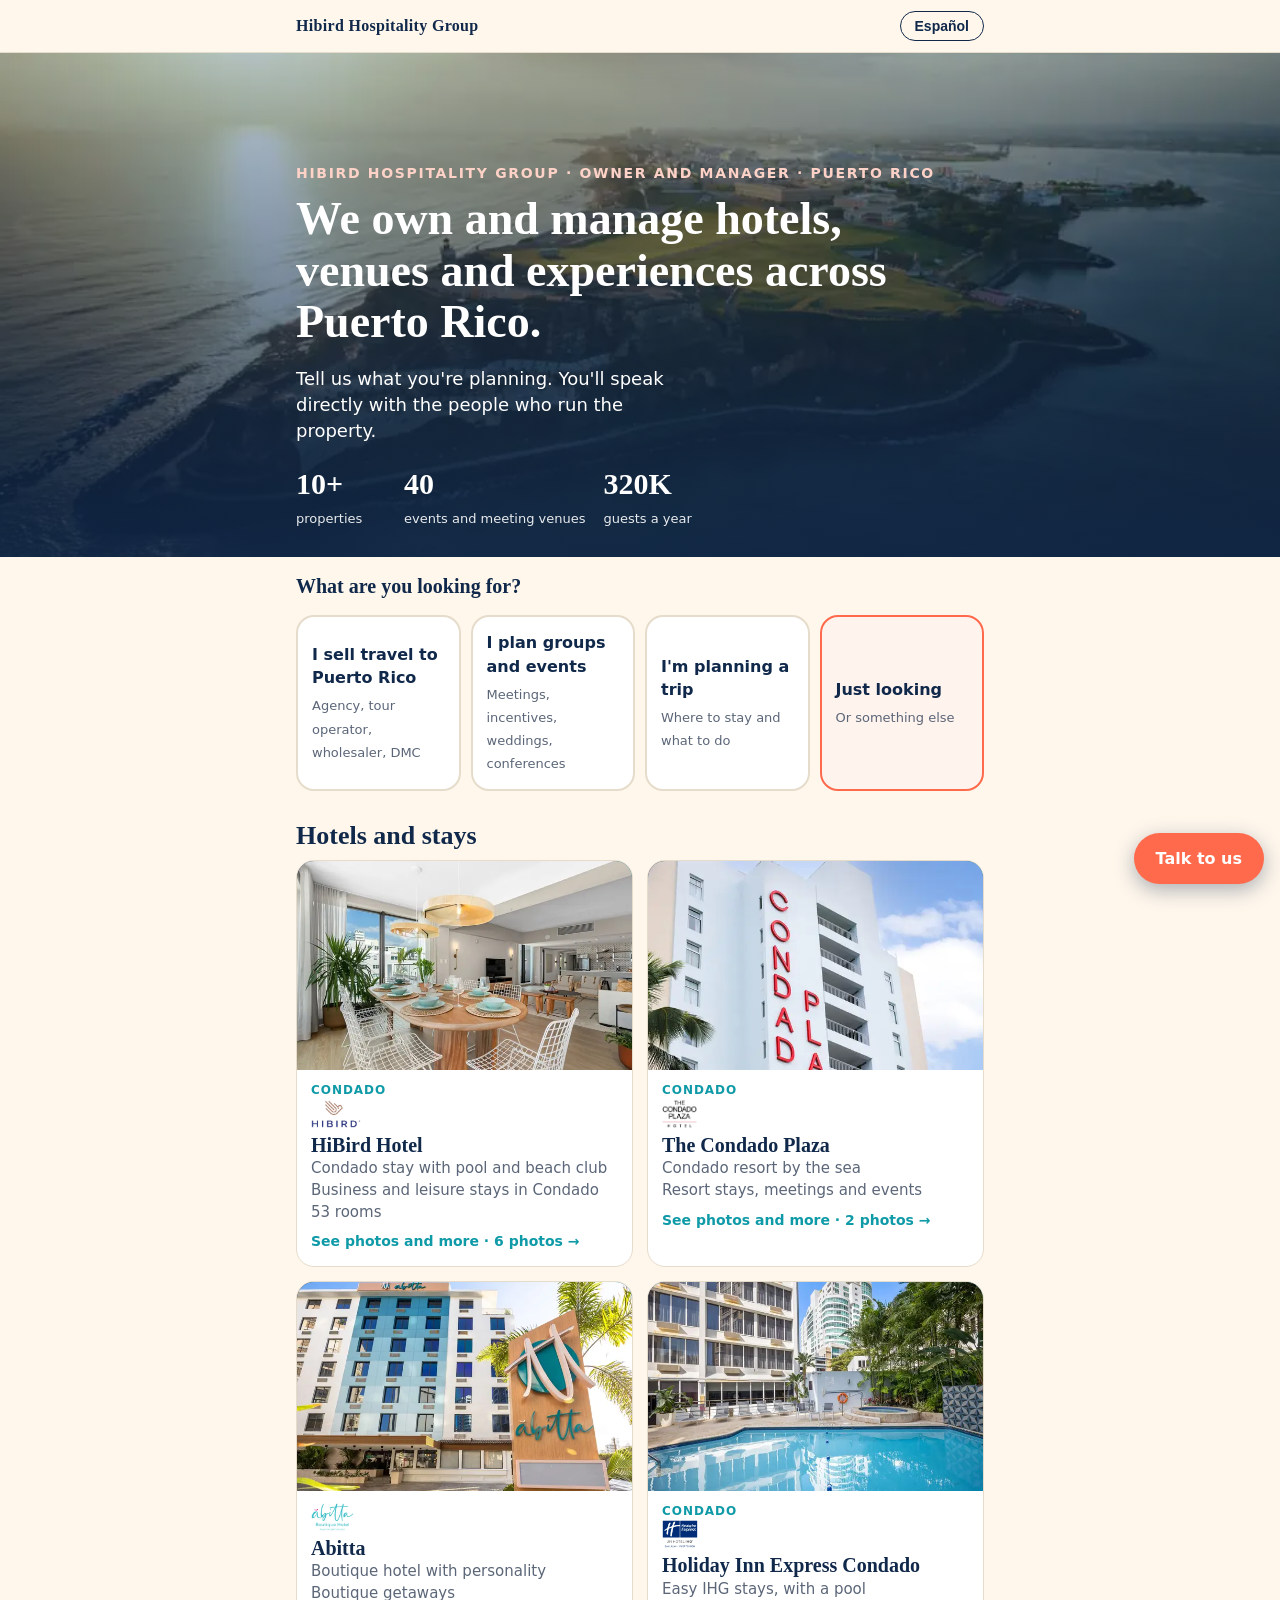
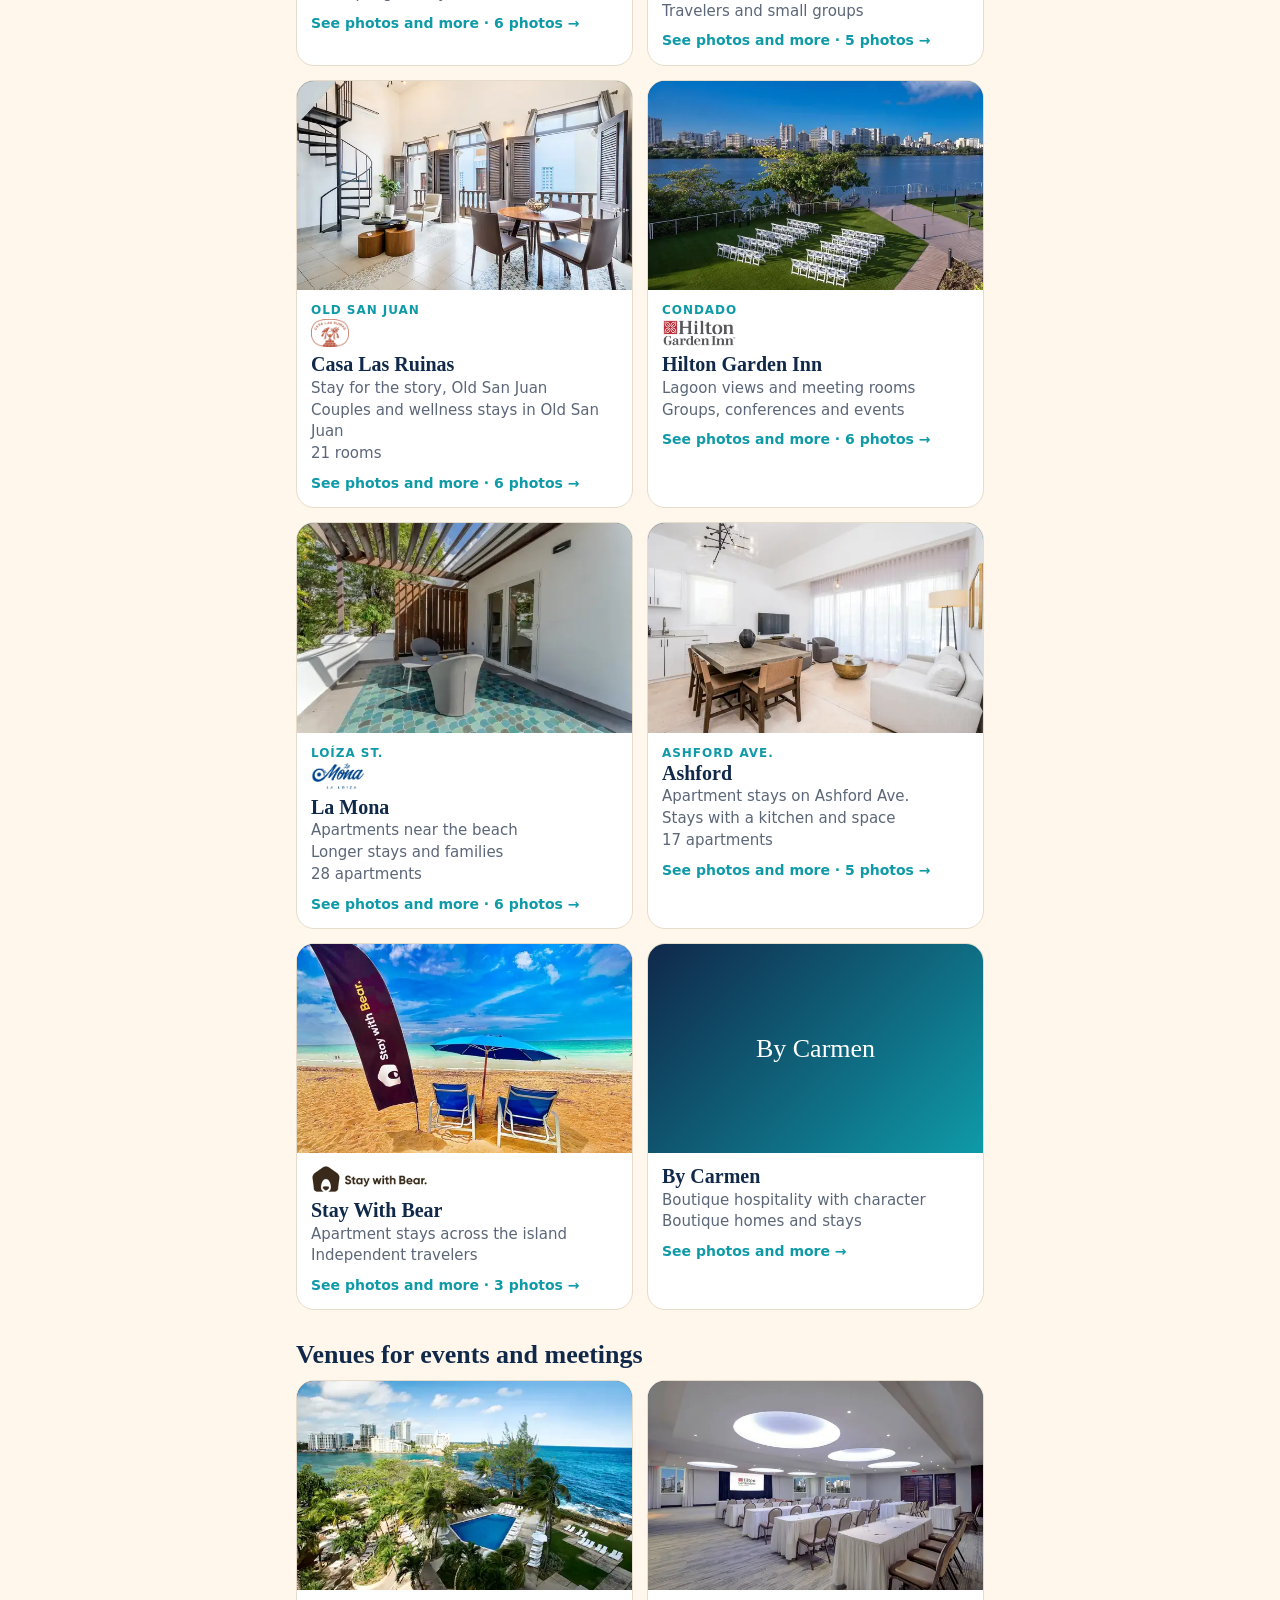
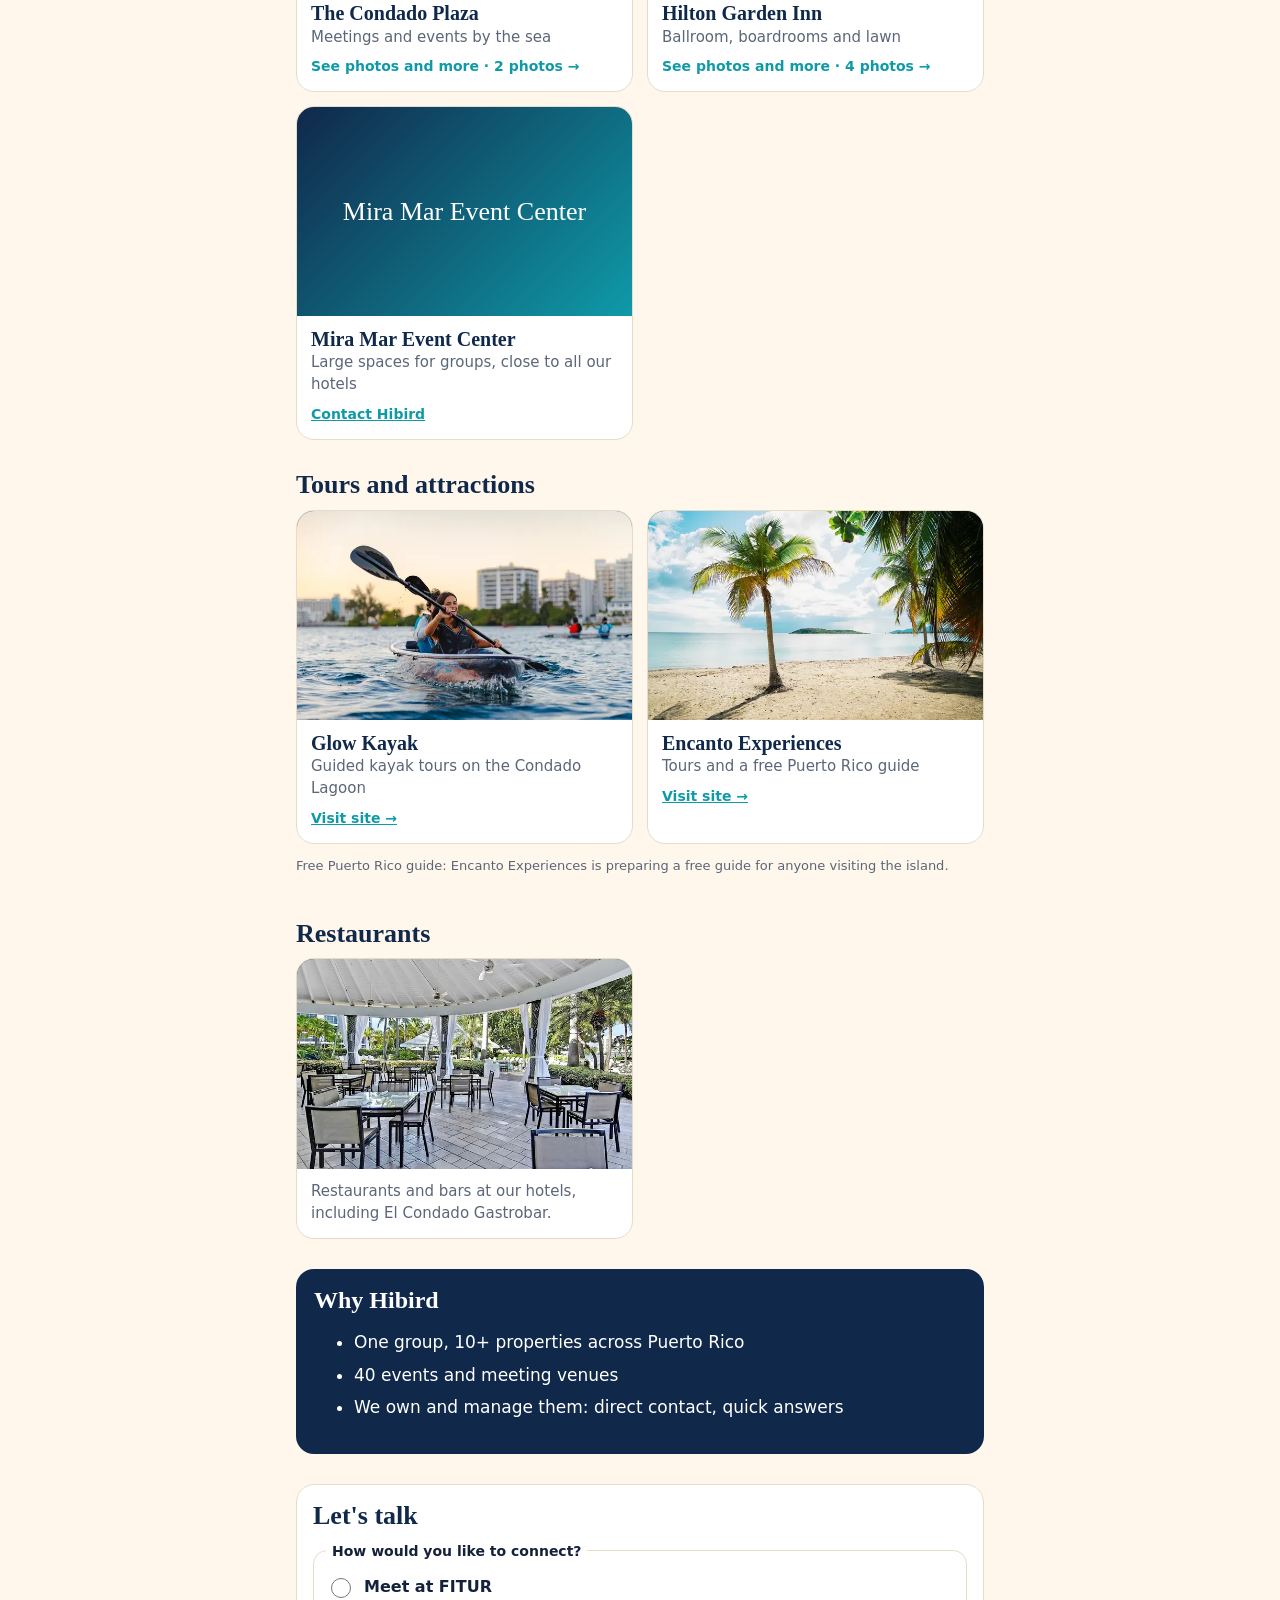
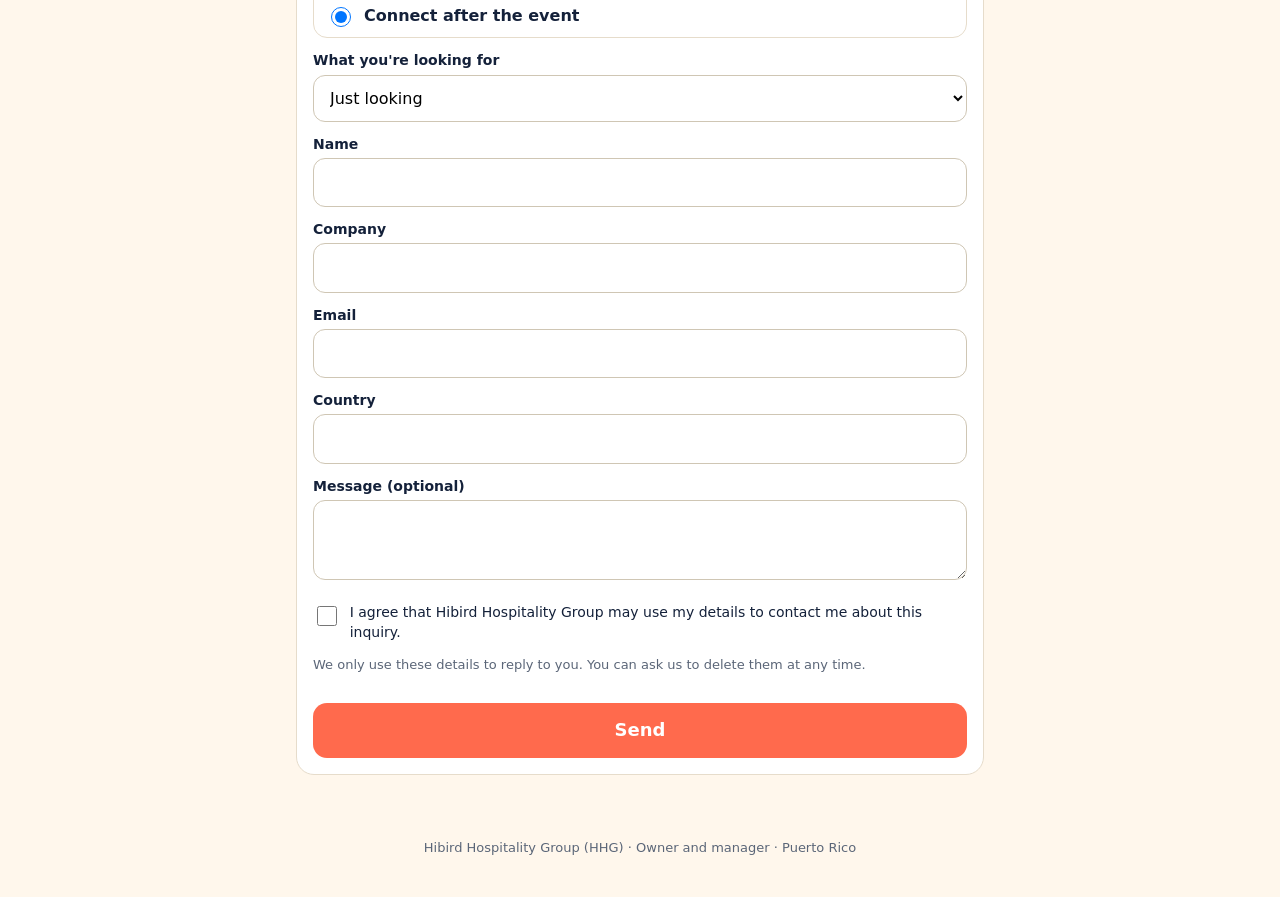
<file: index.html>
<!doctype html>
<html lang="en">
<head>
<meta charset="utf-8">
<meta name="robots" content="noindex, nofollow">
<meta name="viewport" content="width=device-width, initial-scale=1">
<title>Hibird Hospitality Group | Hotels, venues and experiences in Puerto Rico</title>
<meta name="description" content="Hibird Hospitality Group (HHG) owns and manages 10+ properties and 40 event and meeting venues across Puerto Rico.">
<meta name="theme-color" content="#10284a">
<!-- Weak signal in a crowded hall: fetch everything the first screen needs at once, not one file after another. -->
<link rel="preload" as="image" href="assets/hero.webp">
<link rel="stylesheet" href="css/base.css">
<link rel="modulepreload" href="js/page.js">
<link rel="modulepreload" href="js/content.js">
<link rel="modulepreload" href="js/i18n.js">
<link rel="modulepreload" href="js/form.js">
<link rel="modulepreload" href="js/leads.js">
<link rel="modulepreload" href="js/routing.js">
<link rel="modulepreload" href="js/config.js">
<link rel="modulepreload" href="js/detail.js">
<link rel="modulepreload" href="js/sheet.js">
</head>
<body>
<header class="bar"><div class="wrap">
  <span class="brand">Hibird Hospitality Group</span>
  <button class="lang" id="lang" type="button">Español</button>
</div></header>
<main id="app"></main>
<footer><div class="wrap" id="foot"></div></footer>
<script type="module" src="js/page.js"></script>
<script>
  // Keep a copy on the phone after the first visit, so a second look (or a bad connection) is instant.
  if ('serviceWorker' in navigator && location.protocol === 'https:') {
    window.addEventListener('load', function () { navigator.serviceWorker.register('sw.js').catch(function () {}); });
  }
</script>
</body>
</html>
</file>
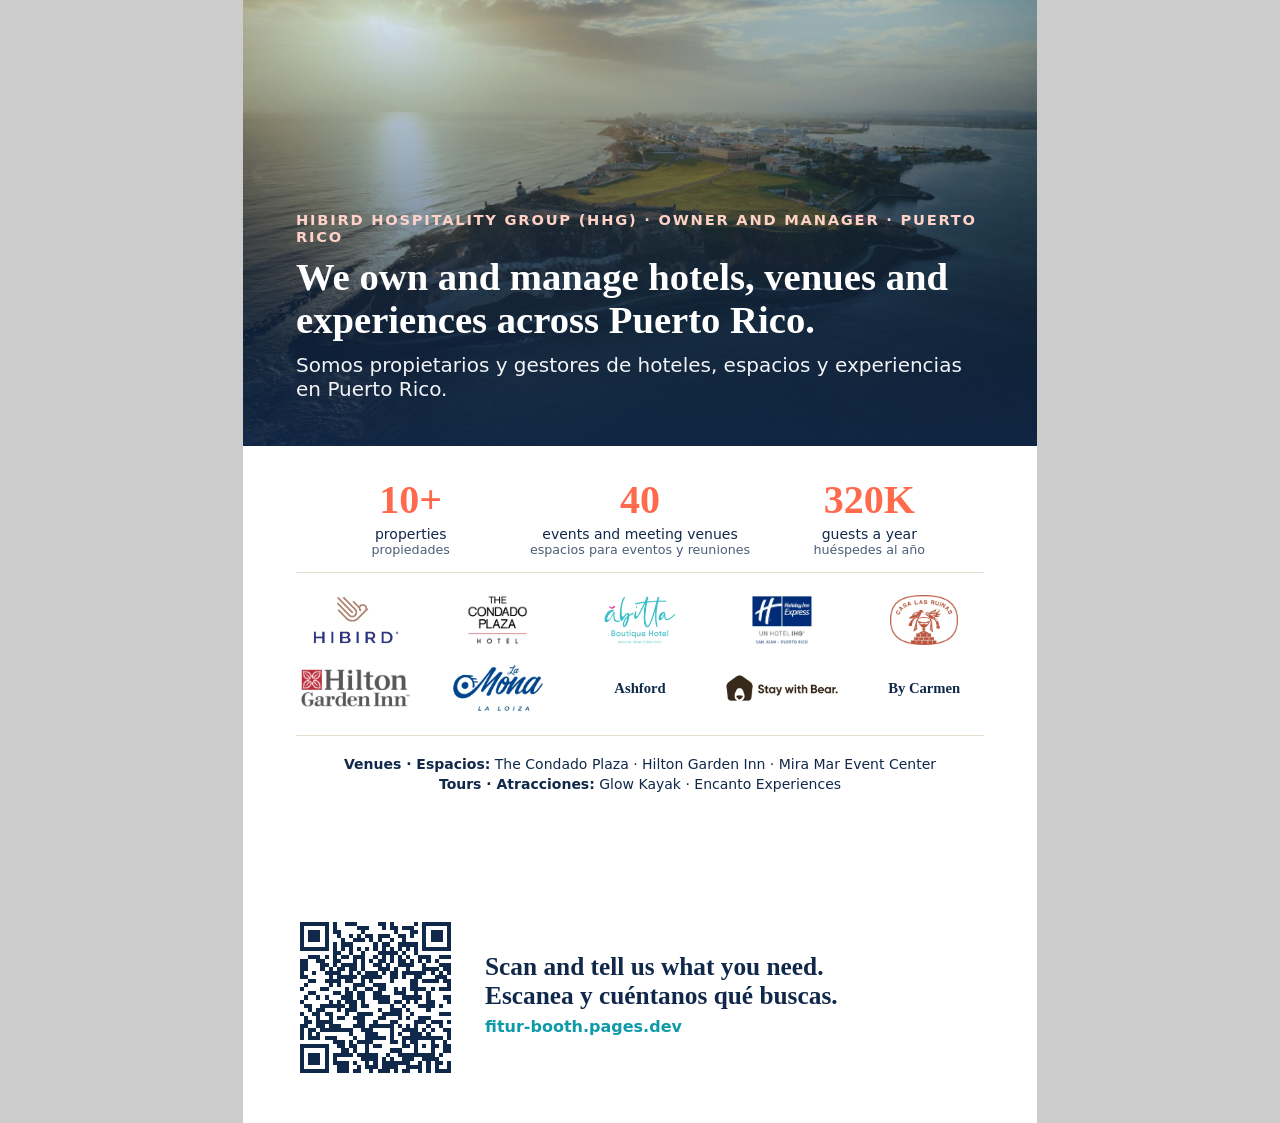
<file: flyer.html>
<!doctype html>
<html lang="en">
<head>
<meta charset="utf-8">
<meta name="robots" content="noindex, nofollow">
<meta name="viewport" content="width=device-width, initial-scale=1">
<title>Hibird Puerto Rico — Flyer FITUR 2027</title>
<style>
  @page { size: A4; margin: 0; }
  * { box-sizing: border-box; }
  body { margin: 0; background: #ccc; font-family: system-ui, -apple-system, "Segoe UI", Roboto, Helvetica, Arial, sans-serif; color: #10284a; }
  .page { width: 210mm; height: 297mm; margin: 0 auto; background: #fff; position: relative; overflow: hidden; display: flex; flex-direction: column; }
  .top { height: 118mm; background: #10284a center/cover; position: relative; color: #fff; }
  .top::before { content: ""; position: absolute; inset: 0; background: linear-gradient(180deg, rgba(16,40,74,.1), rgba(16,40,74,.88)); }
  .top .in { position: absolute; left: 14mm; right: 14mm; bottom: 12mm; }
  .bl { font-size: 11pt; font-weight: 800; letter-spacing: .12em; text-transform: uppercase; color: #ffd2c7; margin-bottom: 3mm; }
  h1 { font-family: ui-serif, Georgia, serif; font-size: 29pt; line-height: 1.1; margin: 0 0 3mm; }
  .en { font-size: 15pt; margin: 0; opacity: .95; }
  .nums { display: flex; justify-content: space-between; padding: 9mm 14mm 4mm; }
  .nums div { text-align: center; flex: 1; }
  .nums b { display: block; font-family: ui-serif, Georgia, serif; font-size: 30pt; color: #ff6a4d; line-height: 1; }
  .nums span { font-size: 10.5pt; display: block; margin-top: 1.5mm; }
  .nums i { font-style: normal; font-size: 9.5pt; opacity: .75; display: block; }
  .logos { display: grid; grid-template-columns: repeat(5, 1fr); gap: 5mm 6mm; align-items: center; justify-items: center; padding: 4mm 14mm; border-top: 1px solid #e6dccb; border-bottom: 1px solid #e6dccb; margin: 0 14mm; padding: 6mm 0; }
  .logos img { max-height: 13mm; max-width: 30mm; object-fit: contain; }
  .logos span { font-family: ui-serif, Georgia, serif; font-weight: 700; font-size: 11pt; text-align: center; }
  .also { text-align: center; font-size: 10.5pt; padding: 5mm 14mm 0; line-height: 1.4; }
  .cta { margin-top: auto; display: flex; align-items: center; gap: 8mm; padding: 8mm 14mm 12mm; }
  .cta img { width: 42mm; height: 42mm; }
  .cta p { margin: 0 0 2mm; }
  .cta .big { font-family: ui-serif, Georgia, serif; font-size: 19pt; font-weight: 700; }
  .cta .url { font-weight: 700; color: #0f9aa8; font-size: 12pt; }
  @media print { body { background: #fff; } .page { margin: 0; } }
</style>
</head>
<body>
<div class="page">
  <div class="top" style="background-image:url(assets/video/hook-poster.jpg)"><div class="in">
    <div class="bl">Hibird Hospitality Group (HHG) · Owner and manager · Puerto Rico</div>
    <h1 id="hook-es"></h1><p class="en" id="hook-en"></p>
  </div></div>
  <div class="nums" id="nums"></div>
  <div class="logos" id="logos"></div>
  <div class="also" id="also"></div>
  <div class="cta">
    <img src="assets/qr-flyer.svg" alt="QR">
    <div>
      <p class="big">Scan and tell us what you need.<br>Escanea y cuéntanos qué buscas.</p>
      <p class="url" id="url"></p>
    </div>
  </div>
</div>
<script type="module">
  import { brands, numbers, copy, venues, tours } from './js/content.js';
  import { PUBLIC_URL } from './js/config.js';
  // English is the main line, Spanish underneath.
  document.getElementById('hook-es').textContent = copy.hook.en;
  document.getElementById('hook-en').textContent = copy.hook.es;
  document.getElementById('nums').innerHTML = Object.values(numbers)
    .map((n) => `<div><b>${n.value}</b><span>${n.label.en}</span><i>${n.label.es}</i></div>`).join('');
  document.getElementById('logos').innerHTML = brands
    .map((b) => (b.logo ? `<img src="${b.logo}" alt="${b.name}">` : `<span>${b.name}</span>`)).join('');
  document.getElementById('also').innerHTML =
    '<b>Venues · Espacios:</b> ' + venues.map((v) => v.name).join(' · ') + '<br>' +
    '<b>Tours · Atracciones:</b> ' + tours.map((x) => x.name).join(' · ');
  document.getElementById('url').textContent = PUBLIC_URL.replace(/^https?:\/\//, '');
</script>
</body>
</html>
</file>
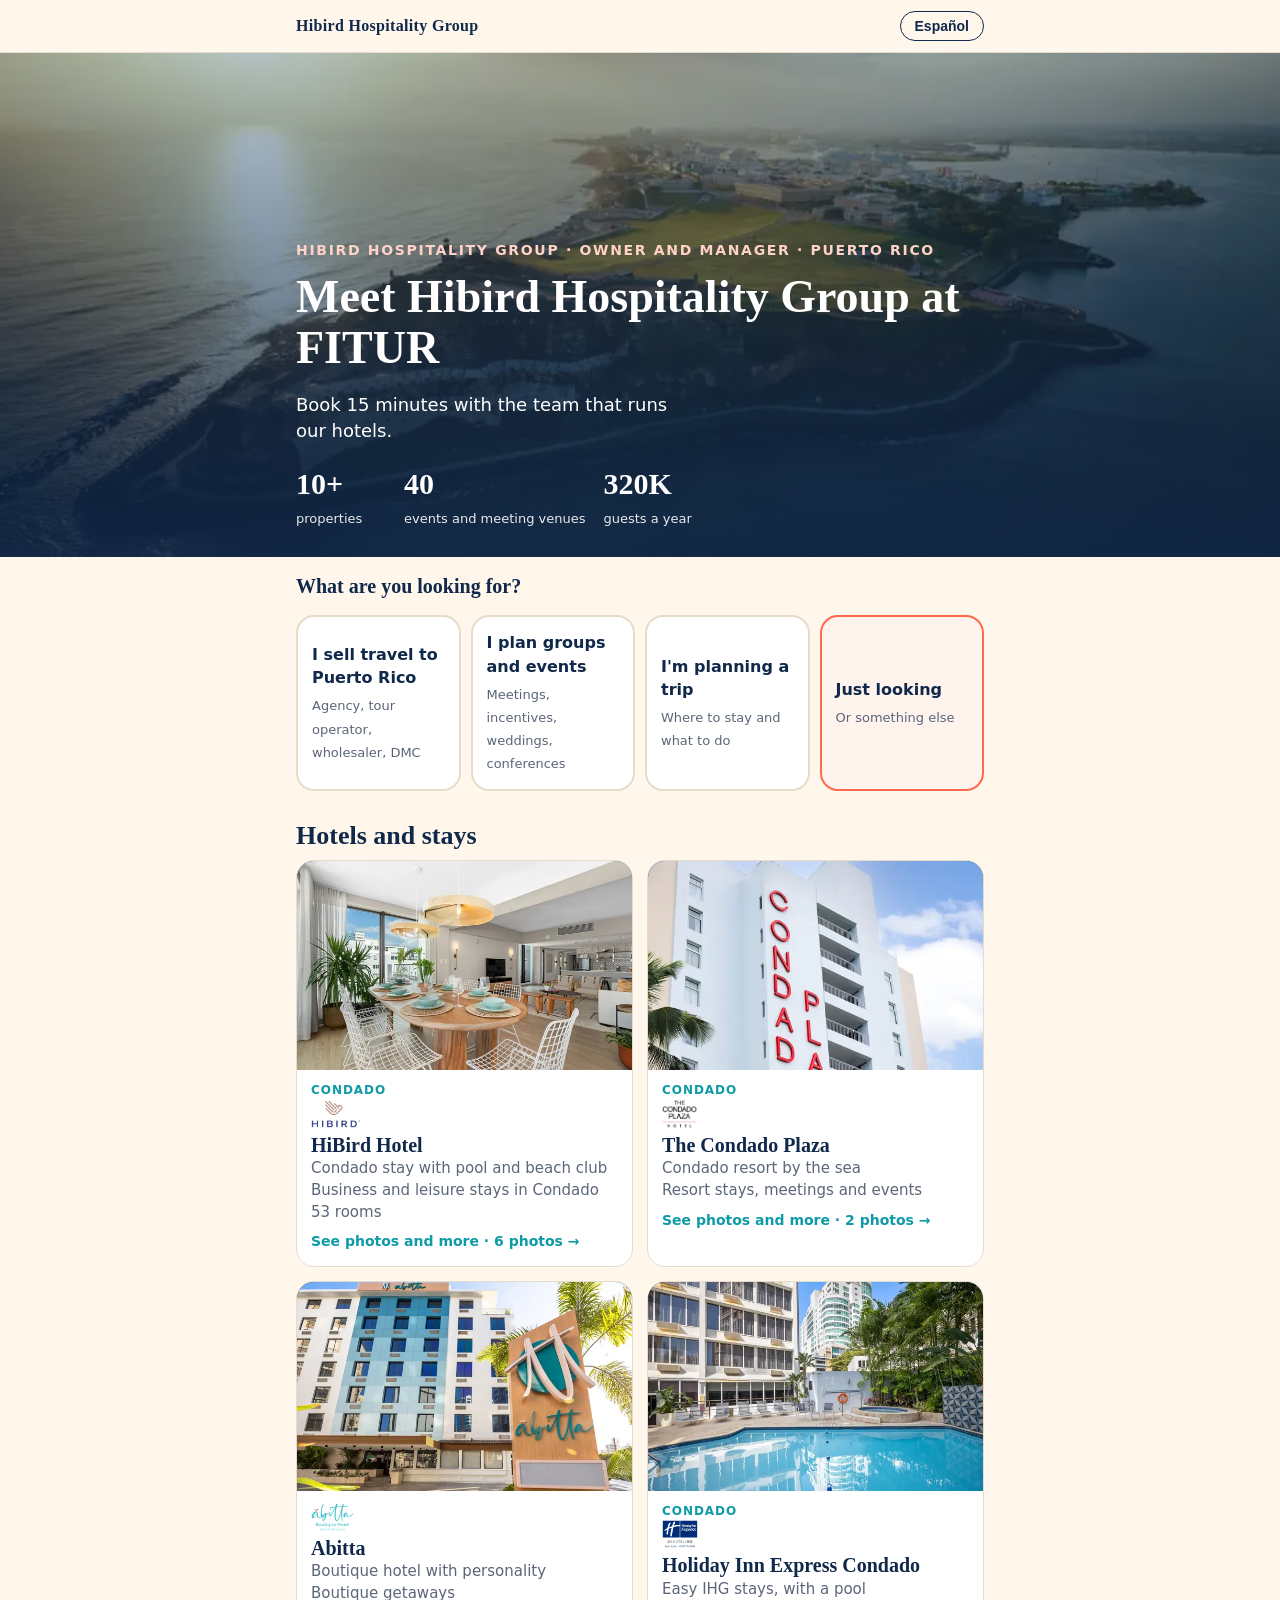
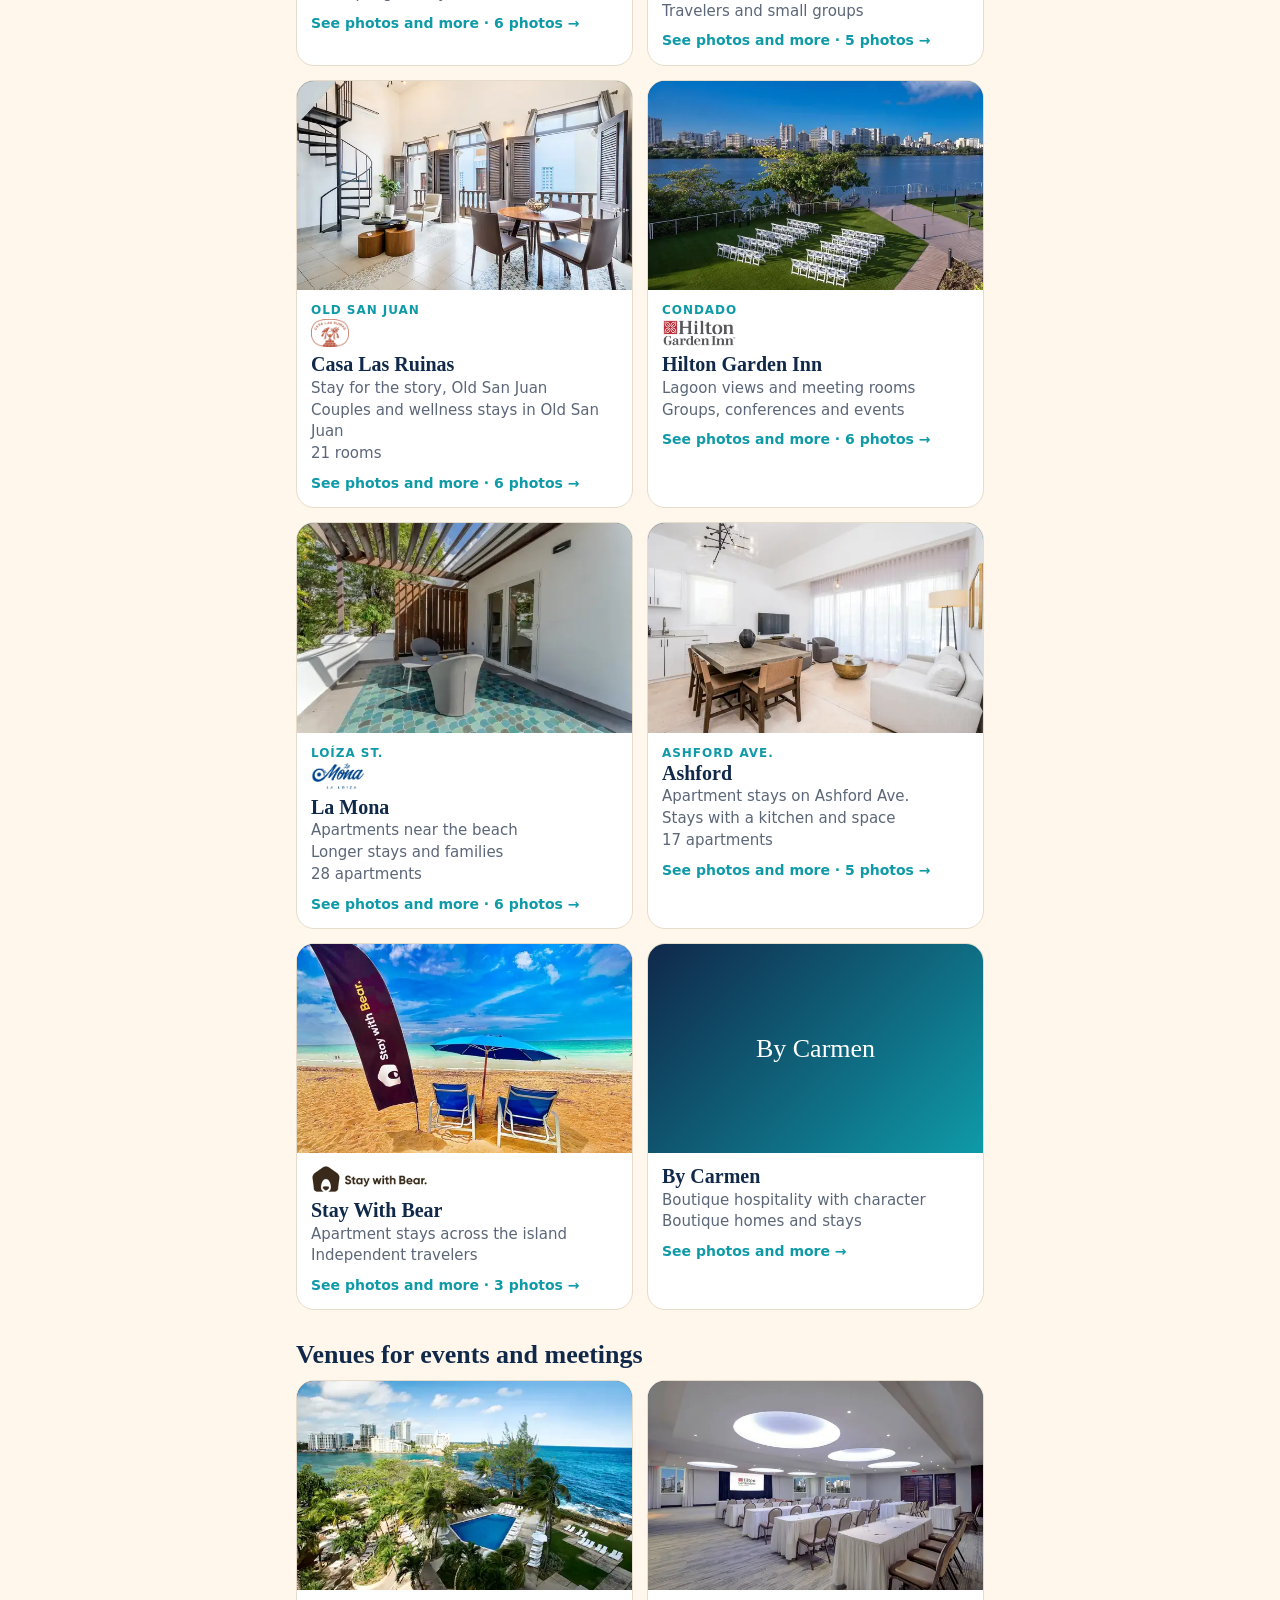
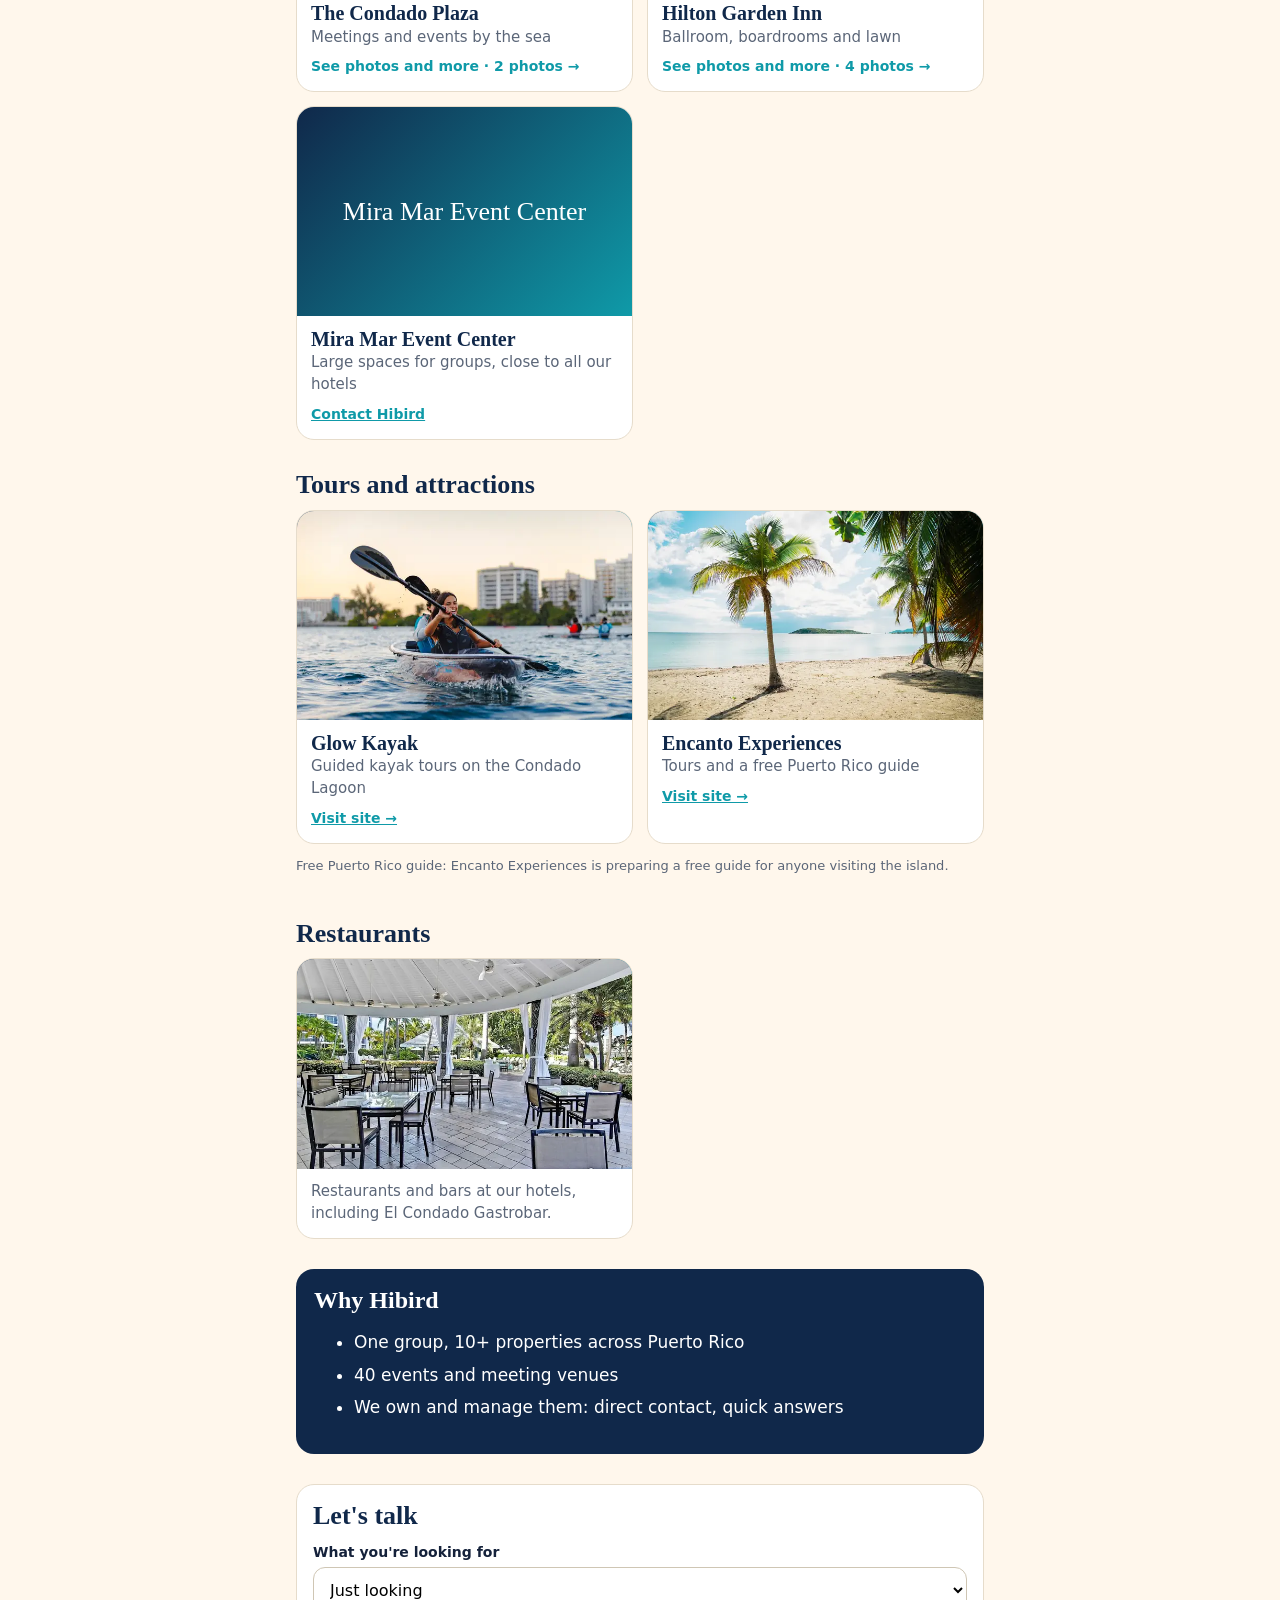
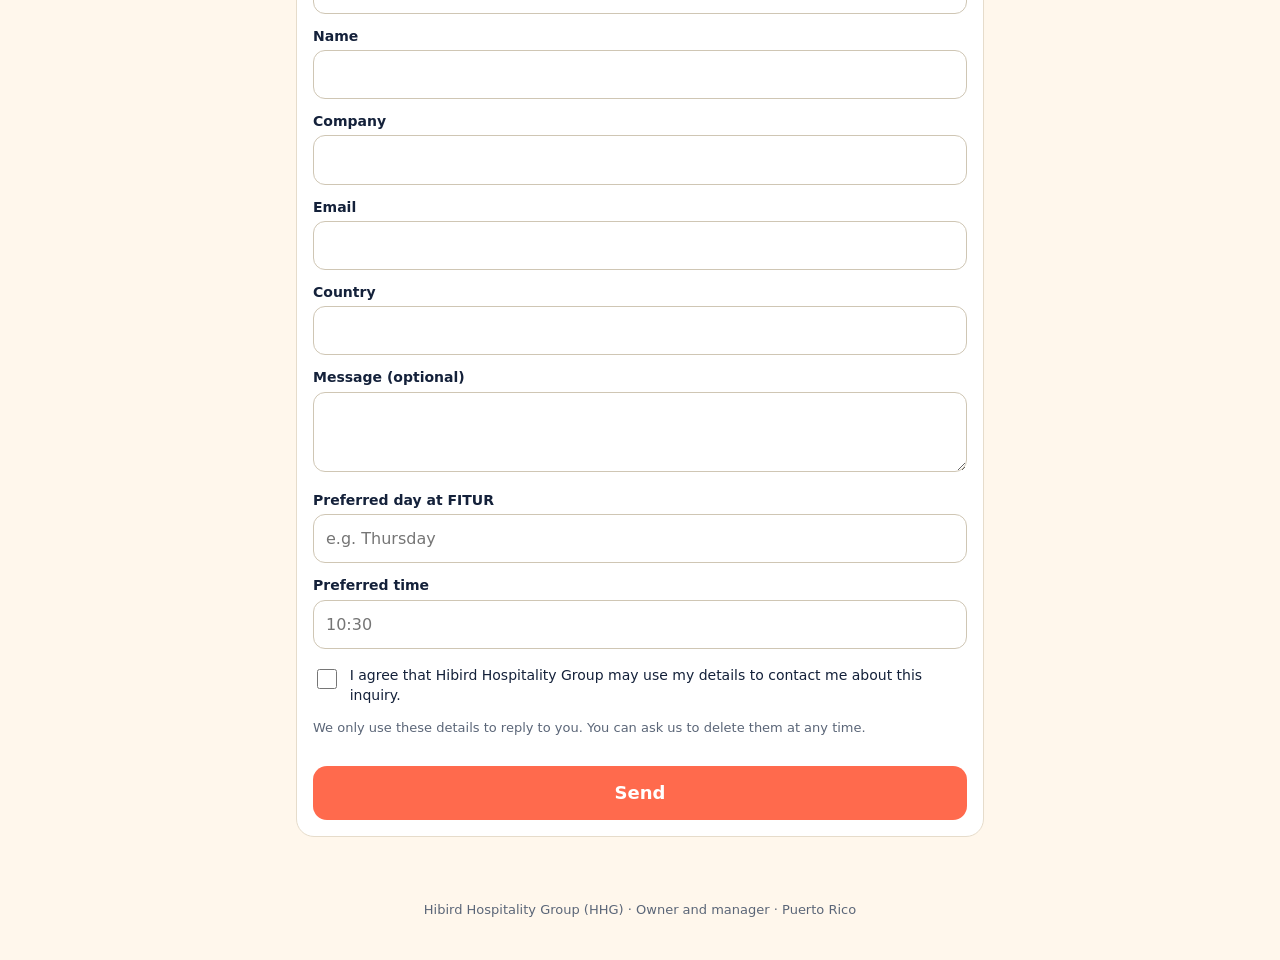
<file: meet.html>
<!doctype html>
<html lang="en">
<head>
<meta charset="utf-8">
<meta name="robots" content="noindex, nofollow">
<meta name="viewport" content="width=device-width, initial-scale=1">
<title>Meet the Puerto Rico team at FITUR | Hibird</title>
<meta name="description" content="Book 15 minutes with the Hibird Puerto Rico team at FITUR 2027.">
<link rel="stylesheet" href="css/base.css">
</head>
<body data-mode="meet">
<header class="bar"><div class="wrap">
  <span class="brand">Hibird Hospitality Group</span>
  <button class="lang" id="lang" type="button">Español</button>
</div></header>
<main id="app"></main>
<footer><div class="wrap" id="foot"></div></footer>
<script type="module" src="js/page.js"></script>
</body>
</html>
</file>
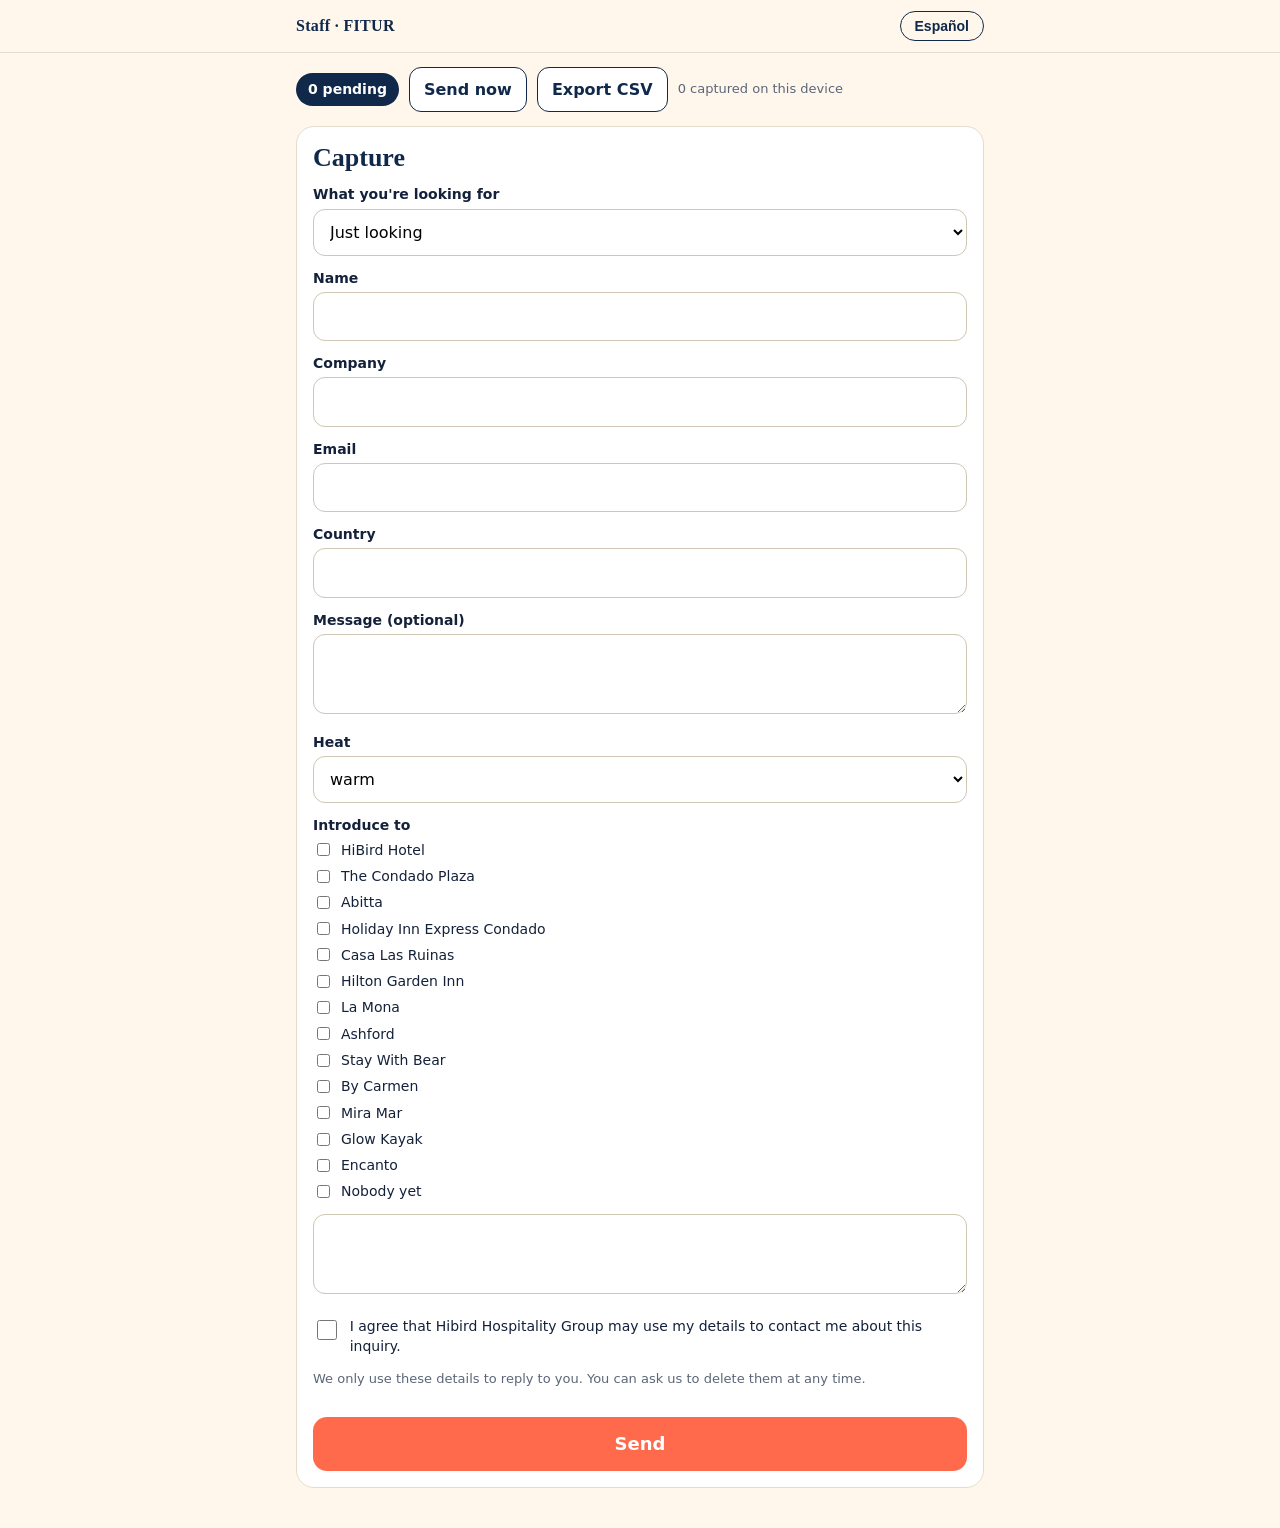
<file: staff.html>
<!doctype html>
<html lang="en">
<head>
<meta charset="utf-8">
<meta name="viewport" content="width=device-width, initial-scale=1">
<title>Staff capture | Hibird at FITUR</title>
<meta name="robots" content="noindex, nofollow">
<link rel="stylesheet" href="css/base.css">
<style>
  .staffbar { display: flex; gap: 10px; flex-wrap: wrap; align-items: center; margin: 14px 0; }
  .staffbar button { border: 1.5px solid var(--navy); background: #fff; color: var(--navy); border-radius: 12px; padding: 10px 14px; font: inherit; font-weight: 700; cursor: pointer; }
  .pill { background: var(--navy); color: #fff; border-radius: 999px; padding: 6px 12px; font-weight: 700; font-size: 14px; }
  .pill.warn { background: var(--coral); }
</style>
</head>
<body>
<header class="bar"><div class="wrap">
  <span class="brand">Staff · FITUR</span>
  <button class="lang" id="lang" type="button">Español</button>
</div></header>
<main class="wrap">
  <div class="staffbar">
    <span class="pill" id="count">0 pending</span>
    <button type="button" id="sync">Send now</button>
    <button type="button" id="csv">Export CSV</button>
    <span class="fine" id="total"></span>
  </div>
  <div class="formbox" style="margin-top:0"><h2>Capture</h2><div id="formroot"></div></div>
</main>
<script type="module" src="js/staff.js"></script>
</body>
</html>
</file>
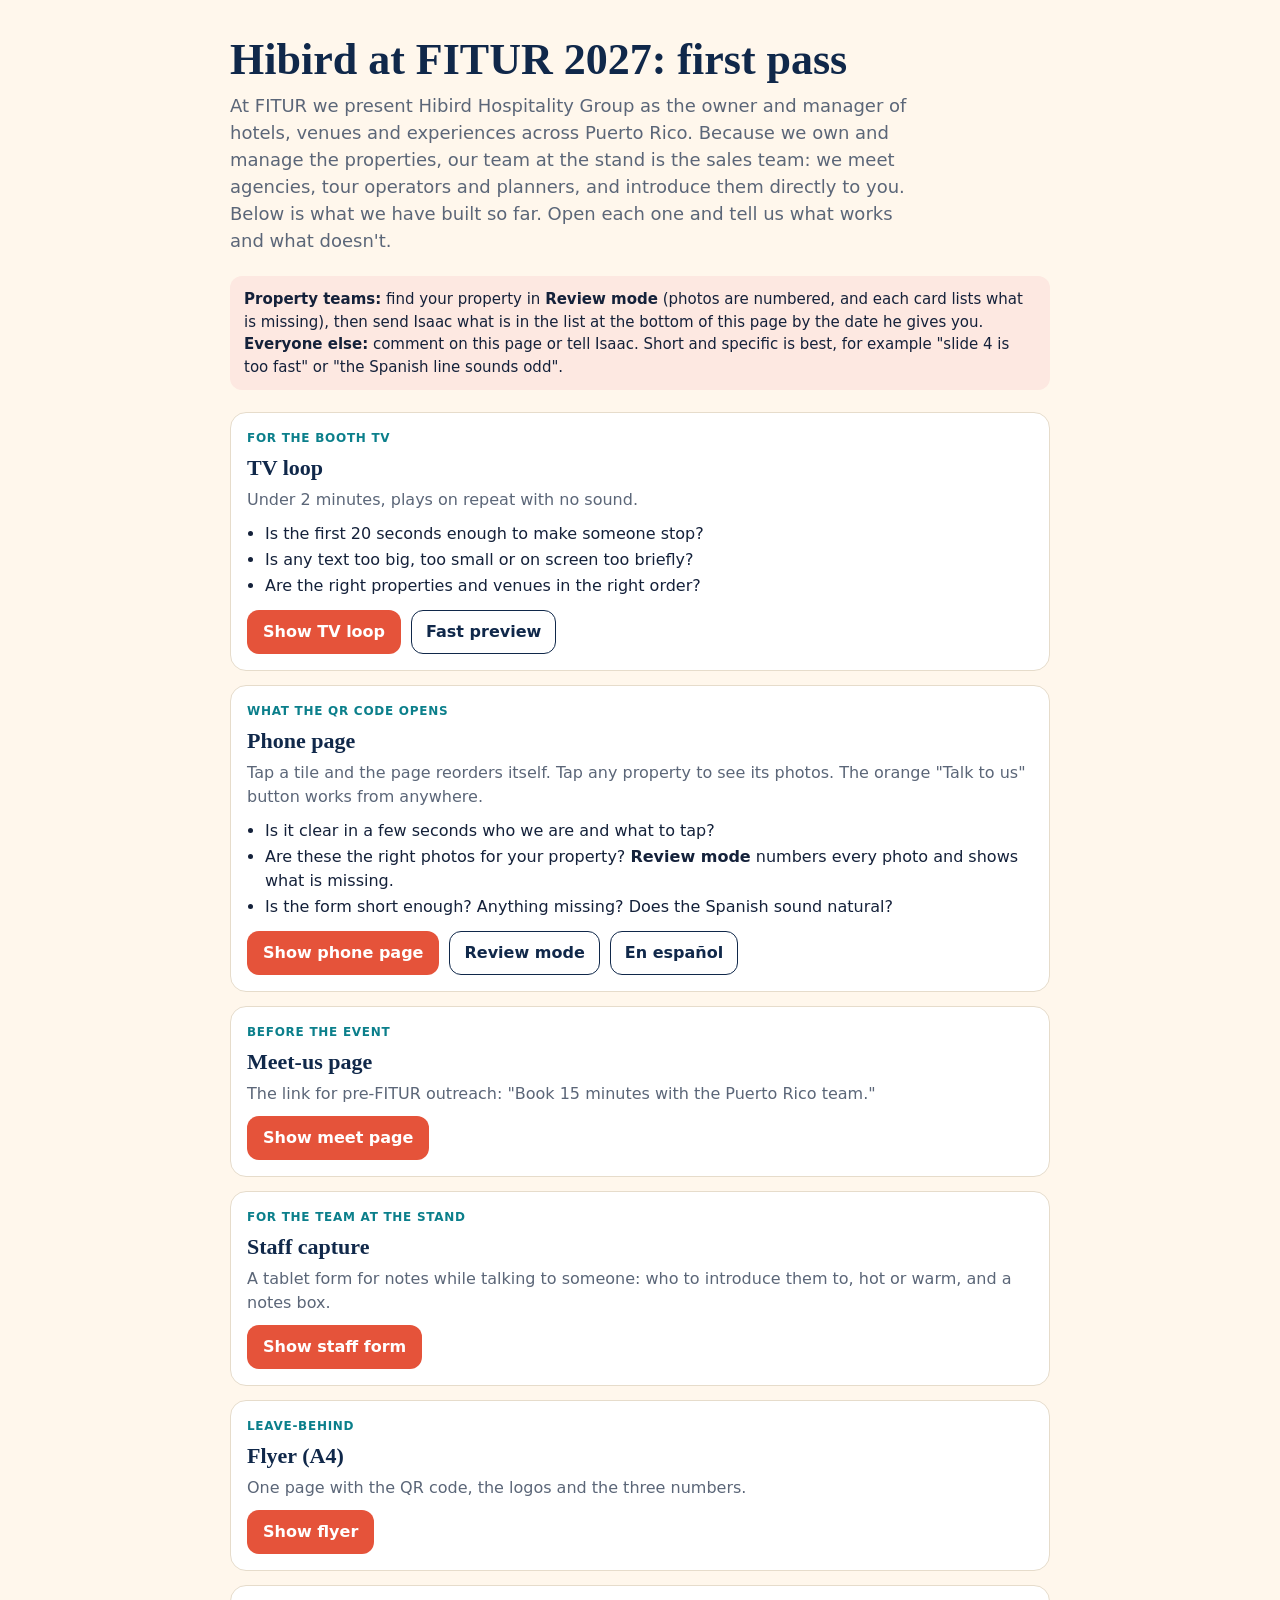
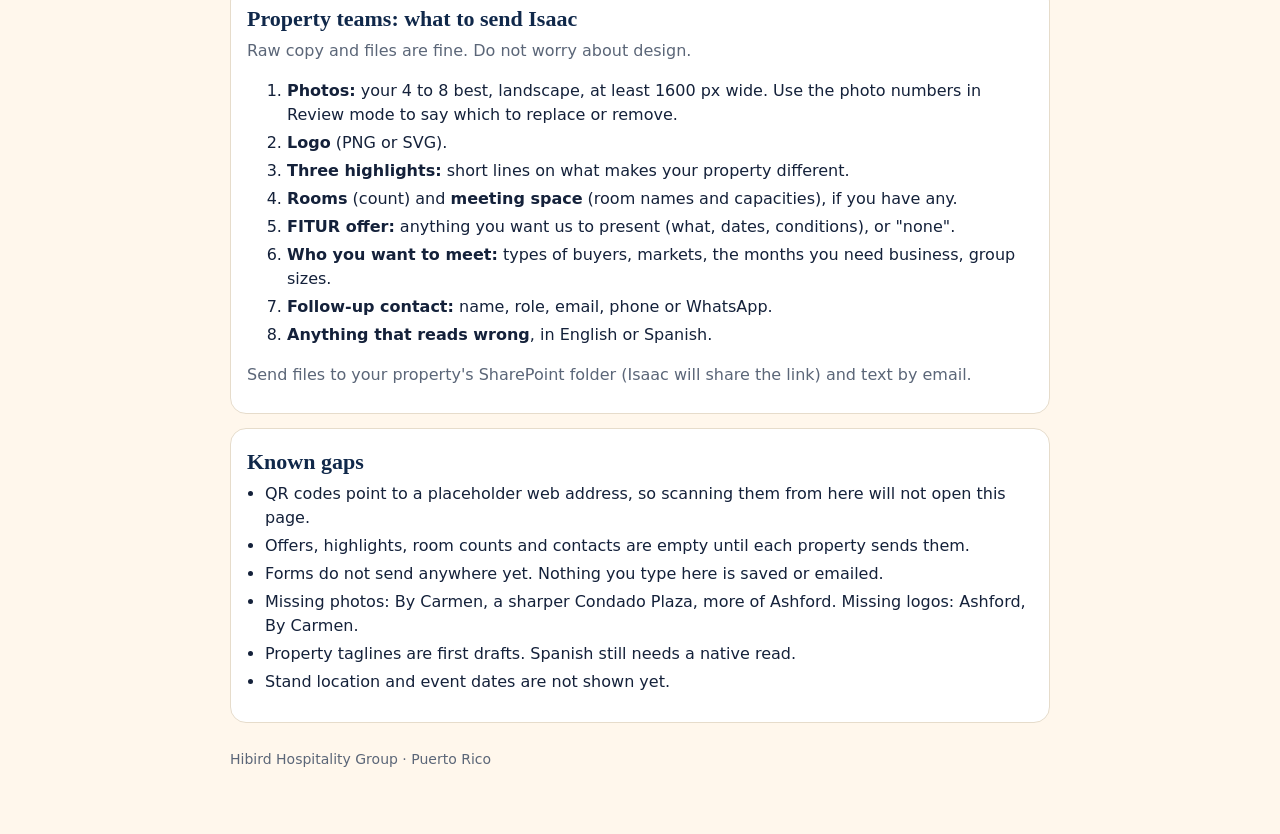
<file: team.html>
<title>FITUR Booth Review</title>
<meta name="robots" content="noindex, nofollow">
<meta name="claude:viewport-fit-sides" content="cover">
<style>
  /* Layout: five review cards; opening one shows it live in a frame below the cards. Palette taken from the booth site. */
  :root {
    --bg: #fff7ec; --card: #ffffff; --ink: #14213a; --muted: #5b6678; --line: #e6dccb;
    --navy: #10284a; --coral: #e5533a; --teal: #0b7f8b; --chip: #fde8e1; --stage: #0b1830;
    --display: ui-serif, Georgia, "Times New Roman", serif;
    --sans: system-ui, -apple-system, "Segoe UI", Roboto, Helvetica, Arial, sans-serif;
  }
  @media (prefers-color-scheme: dark) {
    :root:not([data-theme="light"]) {
      --bg: #0e1a2e; --card: #15233b; --ink: #eef2f8; --muted: #a6b2c6; --line: #263654;
      --navy: #eef2f8; --coral: #ff8a70; --teal: #4fc3cf; --chip: #3a2a2a; --stage: #050c1a; color-scheme: dark;
    }
  }
  :root[data-theme="dark"] {
    --bg: #0e1a2e; --card: #15233b; --ink: #eef2f8; --muted: #a6b2c6; --line: #263654;
    --navy: #eef2f8; --coral: #ff8a70; --teal: #4fc3cf; --chip: #3a2a2a; --stage: #050c1a; color-scheme: dark;
  }
  body { background: var(--bg); color: var(--ink); font-family: var(--sans); font-size: 16px; line-height: 1.5;
         padding-left: max(16px, env(safe-area-inset-left, 0px)); padding-right: max(16px, env(safe-area-inset-right, 0px)); padding-block: 28px 56px; }
  main { max-width: 820px; margin: 0 auto; }
  h1 { font-family: var(--display); font-size: clamp(30px, 7vw, 44px); line-height: 1.1; margin: 0 0 8px; color: var(--navy); text-wrap: balance; }
  h2 { font-family: var(--display); font-size: 22px; margin: 0 0 4px; color: var(--navy); }
  .lead { font-size: 18px; color: var(--muted); margin: 0 0 22px; max-width: 60ch; }
  .note { background: var(--chip); border-radius: 12px; padding: 12px 14px; margin: 0 0 22px; font-size: 15px; }
  .grid { display: grid; gap: 14px; }
  .card { background: var(--card); border: 1px solid var(--line); border-radius: 16px; padding: 16px; min-width: 0; }
  .card p { margin: 4px 0 10px; color: var(--muted); }
  .card ul { margin: 0 0 12px; padding-left: 18px; }
  .card li { margin: 2px 0; }
  .row { display: flex; gap: 10px; flex-wrap: wrap; }
  button.open { background: var(--coral); color: #fff; border: 0; font: inherit; font-weight: 700; padding: 10px 16px; border-radius: 12px; cursor: pointer; }
  button.alt { background: transparent; border: 1.5px solid var(--navy); color: var(--navy); font: inherit; font-weight: 700; padding: 8.5px 14px; border-radius: 12px; cursor: pointer; }
  button:focus-visible { outline: 3px solid var(--teal); outline-offset: 2px; }
  .tag { display: inline-block; font-size: 12px; font-weight: 700; letter-spacing: .06em; text-transform: uppercase; color: var(--teal); margin-bottom: 4px; }
  .todo li { margin: 4px 0; }
  footer { margin-top: 26px; color: var(--muted); font-size: 14px; }
  /* viewer */
  #stage[hidden] { display: none; }
  #stage { margin-top: 22px; background: var(--stage); border-radius: 16px; padding: 12px; }
  #stagebar { display: flex; justify-content: space-between; align-items: center; gap: 10px; color: #fff; margin-bottom: 10px; flex-wrap: wrap; }
  #stagebar b { font-family: var(--display); font-size: 18px; }
  #stagebar button { background: transparent; color: #fff; border: 1.5px solid #fff; border-radius: 10px; padding: 6px 12px; font: inherit; font-weight: 700; cursor: pointer; }
  #frame { display: block; margin: 0 auto; border: 0; background: #fff; border-radius: 8px; max-width: 100%; }
  #err { color: #ffd2c7; padding: 8px; }
</style>
<main>
  <h1>Hibird at FITUR 2027: first pass</h1>
  <p class="lead">At FITUR we present Hibird Hospitality Group as the owner and manager of hotels, venues and experiences across Puerto Rico. Because we own and manage the properties, our team at the stand is the sales team: we meet agencies, tour operators and planners, and introduce them directly to you. Below is what we have built so far. Open each one and tell us what works and what doesn't.</p>

  <div class="note"><b>Property teams:</b> find your property in <b>Review mode</b> (photos are numbered, and each card lists what is missing), then send Isaac what is in the list at the bottom of this page by the date he gives you. <b>Everyone else:</b> comment on this page or tell Isaac. Short and specific is best, for example "slide 4 is too fast" or "the Spanish line sounds odd".</div>

  <div class="grid">
    <section class="card">
      <span class="tag">For the booth TV</span>
      <h2>TV loop</h2>
      <p>Under 2 minutes, plays on repeat with no sound.</p>
      <ul>
        <li>Is the first 20 seconds enough to make someone stop?</li>
        <li>Is any text too big, too small or on screen too briefly?</li>
        <li>Are the right properties and venues in the right order?</li>
      </ul>
      <div class="row"><button class="open" data-view="tv">Show TV loop</button><button class="alt" data-view="tvfast">Fast preview</button></div>
    </section>

    <section class="card">
      <span class="tag">What the QR code opens</span>
      <h2>Phone page</h2>
      <p>Tap a tile and the page reorders itself. Tap any property to see its photos. The orange "Talk to us" button works from anywhere.</p>
      <ul>
        <li>Is it clear in a few seconds who we are and what to tap?</li>
        <li>Are these the right photos for your property? <b>Review mode</b> numbers every photo and shows what is missing.</li>
        <li>Is the form short enough? Anything missing? Does the Spanish sound natural?</li>
      </ul>
      <div class="row"><button class="open" data-view="phone">Show phone page</button><button class="alt" data-view="phone-review">Review mode</button><button class="alt" data-view="phone-es">En español</button></div>
    </section>

    <section class="card">
      <span class="tag">Before the event</span>
      <h2>Meet-us page</h2>
      <p>The link for pre-FITUR outreach: "Book 15 minutes with the Puerto Rico team."</p>
      <div class="row"><button class="open" data-view="meet">Show meet page</button></div>
    </section>

    <section class="card">
      <span class="tag">For the team at the stand</span>
      <h2>Staff capture</h2>
      <p>A tablet form for notes while talking to someone: who to introduce them to, hot or warm, and a notes box.</p>
      <div class="row"><button class="open" data-view="staff">Show staff form</button></div>
    </section>

    <section class="card">
      <span class="tag">Leave-behind</span>
      <h2>Flyer (A4)</h2>
      <p>One page with the QR code, the logos and the three numbers.</p>
      <div class="row"><button class="open" data-view="flyer">Show flyer</button></div>
    </section>
  </div>

  <section id="stage" hidden aria-live="polite">
    <div id="stagebar"><b id="stagetitle"></b><span><button id="fs" type="button">Full screen</button> <button id="close" type="button">Close</button></span></div>
    <div id="err" hidden></div>
    <iframe id="frame" title="Preview" allow="fullscreen" allowfullscreen></iframe>
  </section>

  <div class="card" style="margin-top:14px">
    <h2>Property teams: what to send Isaac</h2>
    <p>Raw copy and files are fine. Do not worry about design.</p>
    <ol class="todo">
      <li><b>Photos:</b> your 4 to 8 best, landscape, at least 1600 px wide. Use the photo numbers in Review mode to say which to replace or remove.</li>
      <li><b>Logo</b> (PNG or SVG).</li>
      <li><b>Three highlights:</b> short lines on what makes your property different.</li>
      <li><b>Rooms</b> (count) and <b>meeting space</b> (room names and capacities), if you have any.</li>
      <li><b>FITUR offer:</b> anything you want us to present (what, dates, conditions), or "none".</li>
      <li><b>Who you want to meet:</b> types of buyers, markets, the months you need business, group sizes.</li>
      <li><b>Follow-up contact:</b> name, role, email, phone or WhatsApp.</li>
      <li><b>Anything that reads wrong</b>, in English or Spanish.</li>
    </ol>
    <p>Send files to your property's SharePoint folder (Isaac will share the link) and text by email.</p>
  </div>

  <div class="card" style="margin-top:14px">
    <h2>Known gaps</h2>
    <ul class="todo">
      <li>QR codes point to a placeholder web address, so scanning them from here will not open this page.</li>
      <li>Offers, highlights, room counts and contacts are empty until each property sends them.</li>
      <li>Forms do not send anywhere yet. Nothing you type here is saved or emailed.</li>
      <li>Missing photos: By Carmen, a sharper Condado Plaza, more of Ashford. Missing logos: Ashford, By Carmen.</li>
      <li>Property taglines are first drafts. Spanish still needs a native read.</li>
      <li>Stand location and event dates are not shown yet.</li>
    </ul>
  </div>
  <footer>Hibird Hospitality Group · Puerto Rico</footer>
</main>
<script>
  // Each preview is the real page, loaded from the files published next to this one and shown in a frame.
  var VIEWS = {
    tv:        { file: 'tv.html',    qs: '',            title: 'TV loop',                 w: '100%', ratio: '16 / 9' },
    tvfast:    { file: 'tv.html',    qs: '?fast=1',     title: 'TV loop (fast preview)',  w: '100%', ratio: '16 / 9' },
    phone:     { file: 'phone.html', qs: '?lang=en',    title: 'Phone page',              w: '390px', h: '780px' },
    'phone-es':{ file: 'phone.html', qs: '?lang=es',    title: 'Página móvil (español)',  w: '390px', h: '780px' },
    'phone-review': { file: 'phone.html', qs: '?lang=en&review=1', title: 'Phone page, review mode', w: '390px', h: '780px' },
    meet:      { file: 'meet.html',  qs: '?lang=en&src=outreach', title: 'Meet-us page',  w: '390px', h: '780px' },
    staff:     { file: 'staff.html', qs: '?lang=en',    title: 'Staff capture',           w: '520px', h: '780px' },
    flyer:     { file: 'flyer.html', qs: '',            title: 'Flyer (A4)',              w: '640px', ratio: '210 / 297' }
  };
  var stage = document.getElementById('stage'), frame = document.getElementById('frame'), errBox = document.getElementById('err');

  async function show(key) {
    var v = VIEWS[key];
    document.getElementById('stagetitle').textContent = v.title;
    stage.hidden = false; errBox.hidden = true; frame.removeAttribute('srcdoc');
    frame.style.width = v.w; frame.style.height = v.h || 'auto'; frame.style.aspectRatio = v.ratio || 'auto';
    stage.scrollIntoView({ behavior: 'smooth', block: 'start' });
    try {
      var res = await fetch(v.file);
      if (!res.ok) throw new Error('HTTP ' + res.status);
      var html = await res.text();
      // Hand the query string to the page (a frame built from text has none) as an attribute on <html>.
      var attr = ' data-qs="' + v.qs.replace(/&/g, '&amp;').replace(/"/g, '&quot;') + '"';
      html = html.replace(/<html([^>]*)>/i, function (m, a) { return '<html' + a + attr + '>'; });
      frame.srcdoc = html;
    } catch (e) {
      errBox.hidden = false;
      errBox.textContent = 'Could not load this preview (' + e.message + '). Tell Isaac.';
    }
  }
  document.querySelectorAll('[data-view]').forEach(function (b) {
    b.addEventListener('click', function () { show(b.getAttribute('data-view')); });
  });
  document.getElementById('close').addEventListener('click', function () { frame.removeAttribute('srcdoc'); stage.hidden = true; });
  document.getElementById('fs').addEventListener('click', function () {
    try { (frame.requestFullscreen || frame.webkitRequestFullscreen).call(frame); } catch (e) { /* not allowed here */ }
  });
</script>
</file>
<file: css/base.css>
:root {
  --navy: #10284a;
  --navy-2: #1b3a66;
  --teal: #0f9aa8;
  --coral: #ff6a4d;
  --sand: #fff7ec;
  --ink: #14213a;
  --muted: #5b6678;
  --line: #e6dccb;
  --white: #fff;
  --radius: 18px;
  --display: ui-serif, Georgia, "Times New Roman", serif;
  --sans: system-ui, -apple-system, "Segoe UI", Roboto, Helvetica, Arial, sans-serif;
}
* { box-sizing: border-box; }
html { -webkit-text-size-adjust: 100%; }
body { margin: 0; font-family: var(--sans); color: var(--ink); background: var(--sand); line-height: 1.45; }
img { max-width: 100%; display: block; }
a { color: var(--teal); }
h1, h2, h3 { font-family: var(--display); line-height: 1.12; margin: 0 0 .4em; color: var(--navy); }
.wrap { max-width: 720px; margin: 0 auto; padding: 0 16px; }

/* top bar */
.bar { position: sticky; top: 0; z-index: 20; background: rgba(255,247,236,.94); backdrop-filter: blur(6px); border-bottom: 1px solid var(--line); }
.bar .wrap { display: flex; align-items: center; justify-content: space-between; height: 52px; }
.brand { font-family: var(--display); font-weight: 700; color: var(--navy); letter-spacing: .02em; }
.lang { border: 1px solid var(--navy); color: var(--navy); background: transparent; border-radius: 999px; padding: 6px 14px; font-size: 14px; font-weight: 600; cursor: pointer; }

/* hero */
.hero { position: relative; color: #fff; background: var(--navy) center/cover no-repeat; min-height: 56vh; display: flex; align-items: flex-end; }
.hero::before { content: ""; position: absolute; inset: 0; background: linear-gradient(180deg, rgba(16,40,74,.25) 0%, rgba(16,40,74,.88) 100%); }
.hero .wrap { position: relative; padding-top: 80px; padding-bottom: 28px; }
.hero h1 { color: #fff; font-size: clamp(30px, 8vw, 46px); }
.hero p { margin: 0 0 6px; font-size: 18px; max-width: 34ch; }
.nums { display: flex; gap: 18px; margin-top: 18px; flex-wrap: wrap; }
.nums div { min-width: 90px; }
.nums b { display: block; font-family: var(--display); font-size: 30px; color: #fff; }
.nums span { font-size: 13px; opacity: .9; }

/* tiles */
.tiles { display: grid; grid-template-columns: 1fr 1fr; gap: 10px; margin: 18px 0 8px; }
.tile { text-align: left; border: 2px solid var(--line); background: #fff; border-radius: var(--radius); padding: 14px; cursor: pointer; font: inherit; color: var(--ink); min-height: 96px; }
.tile b { display: block; font-size: 16px; color: var(--navy); margin-bottom: 4px; }
.tile small { color: var(--muted); font-size: 13px; }
.tile[aria-pressed="true"] { border-color: var(--coral); background: #fff3ee; }
.h-title { font-size: 20px; margin: 18px 0 6px; }

/* sections and cards */
section { padding: 22px 0 8px; }
section > h2 { font-size: 26px; }
.cards { display: grid; gap: 14px; grid-template-columns: 1fr; }
.card { background: #fff; border-radius: var(--radius); overflow: hidden; border: 1px solid var(--line); }
.card .ph { aspect-ratio: 16/10; background: linear-gradient(135deg, var(--navy), var(--teal)); display: flex; align-items: center; justify-content: center; color: #fff; font-family: var(--display); font-size: 26px; padding: 12px; text-align: center; }
.card .ph { position: relative; }
.card .ph img { position: absolute; inset: 0; width: 100%; height: 100%; object-fit: cover; }
.card .body { padding: 12px 14px 14px; }
.card h3 { font-size: 20px; margin: 0 0 2px; }
.card p { margin: 0; color: var(--muted); font-size: 15px; }
.card .area { font-size: 12px; text-transform: uppercase; letter-spacing: .08em; color: var(--teal); font-weight: 700; }
.card .logo { height: 28px; width: auto; margin-bottom: 6px; }
.card a.go { display: inline-block; margin-top: 8px; font-weight: 700; font-size: 14px; }
.why { background: var(--navy); color: #fff; border-radius: var(--radius); padding: 18px; }
.why h2 { color: #fff; }
.why li { margin: 8px 0; font-size: 17px; }

/* form */
.formbox { background: #fff; border: 1px solid var(--line); border-radius: var(--radius); padding: 16px; margin: 22px 0 40px; }
.formbox h2 { font-size: 26px; }
label { display: block; font-weight: 600; font-size: 14px; margin: 12px 0 4px; }
input[type=text], input[type=email], input[type=tel], select, textarea { width: 100%; font: inherit; font-size: 16px; padding: 12px; border-radius: 12px; border: 1.5px solid #cfc6b4; background: #fff; }
textarea { min-height: 80px; }
.checks { display: grid; gap: 6px; }
.checks label { font-weight: 500; margin: 0; display: flex; gap: 8px; align-items: center; }
.consent { display: flex; gap: 10px; align-items: flex-start; font-weight: 500; margin-top: 16px; }
.consent input { margin-top: 4px; width: 20px; height: 20px; }
.fine { font-size: 13px; color: var(--muted); }
.btn { margin-top: 16px; width: 100%; border: 0; background: var(--coral); color: #fff; font: inherit; font-weight: 700; font-size: 18px; padding: 14px; border-radius: 14px; cursor: pointer; }
.msg { margin-top: 12px; padding: 12px; border-radius: 12px; font-weight: 600; }
.msg.ok { background: #e6f6ee; color: #14633a; }
.msg.err { background: #fde8e4; color: #8a2a17; }
.hero .brandline { font-size: 14px; font-weight: 800; letter-spacing: .12em; text-transform: uppercase; color: #ffd2c7; margin: 0 0 10px; max-width: none; }
.offerbadge { background: #ff6a4d; color: #fff !important; border-radius: 10px; padding: 7px 10px; font-weight: 700; font-size: 14px; margin-top: 8px !important; }
.offerbox { background: #fff3ee; border: 1.5px solid var(--coral); border-radius: 12px; padding: 10px 12px; margin: 10px 0; }
ul.hl { margin: 8px 0; padding-left: 20px; } ul.hl li { margin: 3px 0; }
.facts { color: var(--muted); font-size: 15px; }
.mix { margin: 10px 0; } .mix ul { list-style: none; margin: 6px 0 0; padding: 0; } .mix li { padding: 4px 0; border-bottom: 1px solid var(--line); font-size: 15px; } .mix .n { display: inline-block; min-width: 26px; font-weight: 800; color: var(--coral); }

/* clickable cards */
.card.clickable { cursor: pointer; transition: transform .15s ease, box-shadow .15s ease; }
.card.clickable:hover { transform: translateY(-2px); box-shadow: 0 6px 18px rgba(16,40,74,.14); }
.card.clickable:focus-visible { outline: 3px solid var(--teal); outline-offset: 2px; }
.card .more { color: var(--teal); font-weight: 700; font-size: 14px; margin-top: 8px; }
.gapchip { background: #fff3ee; color: #8a2a17; border-radius: 8px; padding: 6px 8px; font-size: 13px; margin-top: 8px !important; }
.reviewbar { background: #fff3ee; border-bottom: 1px solid #f0c9bc; padding: 12px 0; font-size: 14px; }

/* floating button */
.fab { position: fixed; z-index: 30; right: max(16px, env(safe-area-inset-right, 0px)); bottom: max(16px, env(safe-area-inset-bottom, 0px)); background: var(--coral); color: #fff; border: 0; border-radius: 999px; padding: 14px 22px; font: inherit; font-weight: 800; font-size: 16px; box-shadow: 0 6px 20px rgba(16,40,74,.35); cursor: pointer; }
.fab:focus-visible { outline: 3px solid var(--navy); outline-offset: 3px; }
body.noscroll { overflow: hidden; }

/* detail panel and form sheet */
.doverlay, .soverlay { position: fixed; inset: 0; z-index: 40; background: rgba(8,16,32,.72); display: flex; align-items: flex-end; justify-content: center; }
.dpanel, .spanel { position: relative; background: var(--sand); width: 100%; max-width: 720px; max-height: 94vh; overflow-y: auto; border-radius: 22px 22px 0 0; padding-bottom: max(18px, env(safe-area-inset-bottom, 0px)); }
.spanel { padding: 20px 16px max(18px, env(safe-area-inset-bottom, 0px)); }
.spanel h2 { font-size: 26px; padding-right: 44px; }
.dclose { position: absolute; z-index: 5; top: 10px; right: 10px; width: 40px; height: 40px; border-radius: 50%; border: 0; background: rgba(16,40,74,.85); color: #fff; font-size: 26px; line-height: 1; cursor: pointer; }
.gallery { position: relative; background: #0b1830; }
.gallery.empty { aspect-ratio: 4/3; display: flex; align-items: center; justify-content: center; color: #fff; font-family: var(--display); font-size: 28px; background: linear-gradient(135deg, var(--navy), var(--teal)); }
.gtrack { display: flex; overflow-x: auto; scroll-snap-type: x mandatory; scrollbar-width: none; }
.gtrack::-webkit-scrollbar { display: none; }
.gslide { position: relative; flex: 0 0 100%; scroll-snap-align: center; aspect-ratio: 4/3; }
.gslide img { width: 100%; height: 100%; object-fit: cover; }
.gnum { position: absolute; left: 10px; top: 10px; background: #ff6a4d; color: #fff; font-weight: 800; border-radius: 8px; padding: 4px 9px; font-size: 14px; }
.gnav { position: absolute; top: 50%; transform: translateY(-50%); width: 44px; height: 44px; border-radius: 50%; border: 0; background: rgba(255,255,255,.9); color: var(--navy); font-size: 28px; line-height: 1; cursor: pointer; }
.gnav.prev { left: 10px; } .gnav.next { right: 10px; }
.gcount { position: absolute; right: 10px; bottom: 10px; background: rgba(16,40,74,.8); color: #fff; font-size: 13px; padding: 3px 9px; border-radius: 999px; }
.gdots { display: flex; justify-content: center; gap: 6px; padding: 10px 0 0; }
.gdot { width: 8px; height: 8px; border-radius: 50%; background: #cfc6b4; } .gdot.on { background: var(--coral); }
.dbody { padding: 8px 16px 6px; }
.dbody h2 { font-size: 28px; }
.dbody .logo { height: 30px; width: auto; margin-bottom: 6px; }
.dbody .area { font-size: 12px; text-transform: uppercase; letter-spacing: .08em; color: var(--teal); font-weight: 700; }
.dbody .dline { font-size: 18px; margin: 0 0 6px; }
.dactions { display: grid; gap: 10px; margin-top: 14px; }
.dactions .btn { margin-top: 0; text-align: center; text-decoration: none; display: block; }
.btn.alt { background: transparent; color: var(--navy); border: 2px solid var(--navy); }
.reviewnote { background: #fff3ee; border-radius: 10px; padding: 10px; font-size: 14px; margin-top: 12px; }

/* form additions */
.about { background: #e9f6f7; border-radius: 10px; padding: 8px 12px; margin: 0 0 6px; }
fieldset.intent { border: 1.5px solid var(--line); border-radius: 14px; margin: 6px 0 0; padding: 8px 12px 10px; }
fieldset.intent legend { font-weight: 700; font-size: 14px; padding: 0 6px; }
.choice { display: flex; gap: 10px; align-items: center; margin: 6px 0 0 !important; font-weight: 600; font-size: 16px; }
.choice input { width: 20px; height: 20px; }

footer { padding: 24px 0 40px; color: var(--muted); font-size: 13px; text-align: center; }
.hidden { display: none !important; }

@media (min-width: 620px) {
  .cards { grid-template-columns: 1fr 1fr; }
  .tiles { grid-template-columns: repeat(4, 1fr); }
}
</file>
